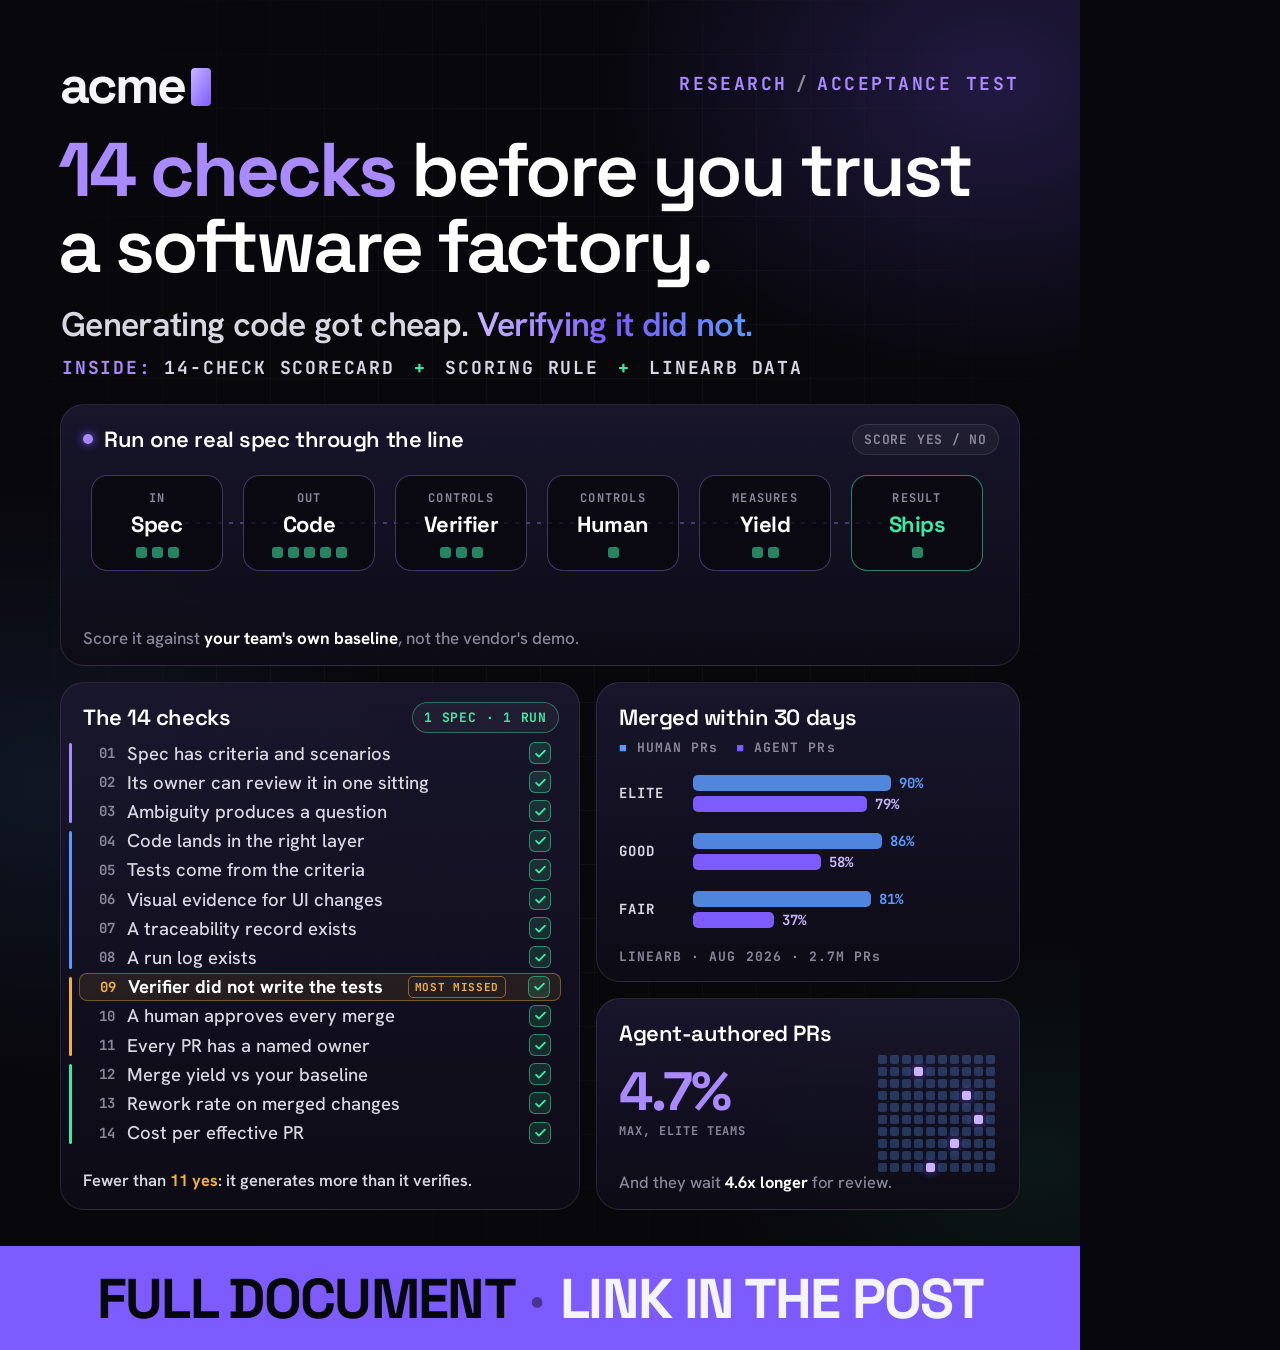
<file: skills/linkedin-gif-post/assets/templates/research_bento/index.html>
<!doctype html>
<html><head><meta charset="utf-8">
<link href="fonts/fonts.css" rel="stylesheet">
<script src="https://cdn.jsdelivr.net/npm/gsap@3.14.2/dist/gsap.min.js"></script>
<!--
  research_bento: an ambient loop for a research post (worked example: "14 checks before you trust a
  software factory"). GIF profile "ambient": 10 s, 15 fps, shipped at 1080x1350. Every frame is the finished
  composition; nothing clears or rebuilds. Colors and fonts are tokens in :root; new_animation.py --brand
  swaps them. Cards, one motion each:
    #line   the method as a line of stations; a token travels it twice, one station flags a problem
    #score  the full checklist; a scan bar walks it, each check pops; the most-missed item is flagged
    #yield  the headline data as grouped bars; each pair is called out in turn with its gap
    #share  one share as a 100-cell grid; the highlighted cells pulse in sequence
  Header: logo (wordmark + cursor), eyebrow, title with the count, value line, INSIDE line.
  CTA band at the bottom: "FULL DOCUMENT · LINK IN THE POST" or COMMENT "KEYWORD" (references/copy.md).
-->
<style>
/* BRAND TOKENS: template defaults. new_animation.py --brand appends the brand's own :root at the end of this stylesheet, which wins. */
:root{
  --bg:#08070C;--bg-rgb:8,7,12;
  --ink:#F5F4F8;--ink-rgb:245,244,248;
  --ink-2:#D9D7E2;--muted:#8A8799;
  --accent:#7C5CFF;--accent-rgb:124,92,255;
  --accent-2:#A98BFF;--accent-2-rgb:169,139,255;
  --accent-3:#C9B6FF;
  --info:#5B9BFF;--info-rgb:91,155,255;
  --ok:#3EE9A6;--ok-rgb:62,233,166;
  --warn:#F0B23E;--warn-rgb:240,178,62;
  --card-1:#1B1830;--card-1-rgb:27,24,48;
  --card-2:#0E0C16;--card-2-rgb:14,12,22;
  --cta:#7C5CFF;--cta-ink:#08070C;--cta-ink-rgb:8,7,12;
  --font-display:'Space Grotesk',sans-serif;
  --font-body:'Hanken Grotesk',sans-serif;
  --font-mono:'JetBrains Mono',monospace;
}
*{box-sizing:border-box;margin:0;padding:0}
html,body{margin:0;width:1080px;height:1350px;overflow:hidden;background:var(--bg)}
#root{width:1080px;height:1350px;overflow:hidden;position:relative;background:var(--bg);font-family:var(--font-body);color:var(--ink);-webkit-font-smoothing:antialiased}
.wash{position:absolute;inset:0;background:
  radial-gradient(560px 420px at 92% 6%,rgba(var(--accent-rgb),.22),transparent 70%),
  radial-gradient(520px 420px at 4% 58%,rgba(var(--info-rgb),.10),transparent 70%),
  radial-gradient(460px 320px at 96% 86%,rgba(var(--ok-rgb),.07),transparent 70%)}
.grid{position:absolute;inset:0;background-image:linear-gradient(rgba(var(--ink-rgb),.035) 1px,transparent 1px),linear-gradient(90deg,rgba(var(--ink-rgb),.035) 1px,transparent 1px);background-size:54px 54px;-webkit-mask-image:radial-gradient(ellipse at 50% 40%,#000 30%,transparent 80%)}
/* header */
#logo{position:absolute;left:60px;top:52px;display:flex;align-items:baseline;font:700 52px var(--font-display);letter-spacing:-.04em;color:var(--ink)}
#logo span{display:inline-block;width:20px;height:38px;margin-left:6px;border-radius:4px;background:linear-gradient(120deg,var(--accent-3),var(--accent));transform:translateY(3px)}
#eyebrow{position:absolute;right:60px;top:72px;font:700 18px var(--font-mono);letter-spacing:.14em;color:var(--accent-2);white-space:nowrap}
#eyebrow i{font-style:normal;color:var(--muted);margin:0 8px}
h1{position:absolute;left:58px;top:132px;font:600 76px/1.0 var(--font-display);letter-spacing:-.04em;color:#fff;white-space:nowrap}
h1 b{font-weight:700;color:var(--accent-2)}
#claim{position:absolute;left:61px;top:302px;font:600 34px var(--font-body);letter-spacing:-.02em;color:var(--ink-2);white-space:nowrap}
#claim span{background:linear-gradient(90deg,var(--accent-3),var(--accent) 50%,var(--info));-webkit-background-clip:text;background-clip:text;color:transparent}
#inside{position:absolute;left:62px;top:356px;font:700 18px var(--font-mono);letter-spacing:.1em;color:var(--ink-2);white-space:nowrap}
#inside i{font-style:normal;color:var(--ok);margin:0 6px}
/* cards */
.card{position:absolute;border-radius:24px;background:linear-gradient(180deg,rgba(var(--card-1-rgb),.88),rgba(var(--card-2-rgb),.92));border:1px solid rgba(var(--ink-rgb),.10);overflow:hidden}
.hd{position:absolute;left:22px;top:18px;right:20px;height:32px;display:flex;align-items:center;gap:11px}
.hd b{font:600 22px var(--font-display);letter-spacing:-.02em;color:#fff;white-space:nowrap}
.pill{margin-left:auto;font:700 13px var(--font-mono);letter-spacing:.06em;color:var(--muted);background:rgba(255,255,255,.04);border:1px solid rgba(255,255,255,.10);border-radius:999px;padding:6px 11px;white-space:nowrap}
.dot{width:10px;height:10px;border-radius:50%;flex:none}
.mono{font:700 13px var(--font-mono);letter-spacing:.08em;color:var(--muted);white-space:nowrap}
svg.abs{position:absolute;left:0;top:0;overflow:visible}
/* factory line */
.st{position:absolute;top:70px;width:132px;height:96px;margin-left:-66px;border-radius:16px;background:rgba(var(--bg-rgb),.75);border:1.5px solid rgba(var(--accent-2-rgb),.35);text-align:center;padding-top:14px}
.st small{display:block;font:700 12px var(--font-mono);letter-spacing:.1em;color:var(--muted)}
.st b{display:block;font:700 22px var(--font-display);letter-spacing:-.02em;color:#fff;margin-top:4px}
.st .cks{display:flex;justify-content:center;gap:5px;margin-top:9px}
.st .cks i{width:11px;height:11px;border-radius:3px;background:var(--ok);opacity:.55}
.st .glow{position:absolute;inset:-2px;border-radius:16px;box-shadow:0 0 0 2px var(--accent-2),0 0 28px rgba(var(--accent-rgb),.75);opacity:0}
.st.end{border-color:rgba(var(--ok-rgb),.55)}
.st.end b{color:var(--ok)}
#tok{position:absolute;left:0;top:118px;width:46px;height:30px;margin:-15px 0 0 -23px;border-radius:7px;background:var(--ink);box-shadow:0 0 0 4px rgba(var(--accent-2-rgb),.3),0 0 22px var(--accent-2);display:flex;align-items:center;justify-content:center;font:700 11px var(--font-mono);color:var(--bg);letter-spacing:.04em}
#weak{position:absolute;left:400px;top:180px;transform:translateX(-50%);font:700 14px var(--font-mono);letter-spacing:.05em;color:var(--warn);background:rgba(var(--warn-rgb),.10);border:1px solid rgba(var(--warn-rgb),.5);border-radius:8px;padding:6px 10px;white-space:nowrap;opacity:0}
#linefoot{position:absolute;left:22px;bottom:16px;font:500 17px var(--font-body);color:var(--muted);white-space:nowrap}
#linefoot b{color:#fff;font-weight:700}
/* scorecard */
.row{position:absolute;left:18px;right:18px;height:28px;display:flex;align-items:center;gap:12px;border-radius:8px;padding:0 10px}
.row .n{width:26px;font:700 14px var(--font-mono);color:var(--muted);text-align:right;flex:none}
.row .t{font:500 18.5px var(--font-body);color:var(--ink-2);white-space:nowrap}
.row .ck{margin-left:auto;width:22px;height:22px;border-radius:6px;background:rgba(var(--ok-rgb),.14);border:1px solid rgba(var(--ok-rgb),.5);display:flex;align-items:center;justify-content:center;flex:none}
.row.hot{background:rgba(var(--warn-rgb),.09);border:1px solid rgba(var(--warn-rgb),.4)}
.row.hot .t{color:#fff;font-weight:700}
.row.hot .n{color:var(--warn)}

.tag{margin-left:auto;font:700 11px var(--font-mono);letter-spacing:.06em;color:var(--warn);border:1px solid rgba(var(--warn-rgb),.5);border-radius:5px;padding:3px 6px;white-space:nowrap}
.grp{position:absolute;left:8px;width:3px;border-radius:2px}
#scan{position:absolute;left:12px;right:12px;height:30px;border-radius:9px;background:linear-gradient(90deg,rgba(var(--accent-rgb),.30),rgba(var(--accent-rgb),.06));border:1px solid rgba(var(--accent-2-rgb),.55)}
#rule{position:absolute;left:22px;right:22px;bottom:18px;font:600 16.5px var(--font-body);color:var(--ink-2);white-space:nowrap}
#rule b{color:var(--warn)}
/* yield */
.ylbl{position:absolute;left:22px;font:700 14px var(--font-mono);letter-spacing:.08em;color:var(--ink-2)}
.bar{position:absolute;left:96px;height:16px;border-radius:5px;transform-origin:0 50%}
.bar.h{background:rgba(var(--info-rgb),.85)}
.bar.a{background:var(--accent)}
.bv{position:absolute;font:700 14px var(--font-mono);white-space:nowrap}
.gap{position:absolute;font:700 14px var(--font-mono);color:var(--warn);white-space:nowrap;opacity:.0}
.hl{position:absolute;left:12px;right:12px;height:52px;border-radius:10px;border:1px solid rgba(var(--warn-rgb),.55);background:rgba(var(--warn-rgb),.06)}
/* share */
#waffle{position:absolute;right:24px;top:56px;display:grid;grid-template-columns:repeat(10,9px);gap:3px}
#waffle i{width:9px;height:9px;border-radius:2px;background:rgba(var(--info-rgb),.28)}
#waffle i.ag{background:var(--accent-3);box-shadow:0 0 8px rgba(var(--accent-rgb),.9)}
#big{position:absolute;left:22px;top:66px}
#big b{display:block;font:700 54px/1 var(--font-display);letter-spacing:-.04em;color:var(--accent-2)}
#big small{font:700 12px var(--font-mono);letter-spacing:.08em;color:var(--muted)}
#sharefoot{position:absolute;left:22px;right:22px;bottom:16px;font:500 16.5px var(--font-body);color:var(--muted);white-space:nowrap}
#sharefoot b{color:#fff}
/* CTA band */
#cta{position:absolute;left:0;right:0;bottom:0;height:104px;background:var(--cta);display:flex;align-items:center;justify-content:center}
#cta .k{font:700 56px var(--font-display);letter-spacing:-.03em;color:var(--cta-ink);white-space:nowrap}
#cta .k span{color:rgba(var(--cta-ink-rgb),.45);margin:0 6px}
#cta .k em{font-style:normal;color:var(--ink)}
</style></head><body>
<div id="root" data-gif-profile="ambient" data-composition-id="main" data-start="0" data-duration="10" data-width="1080" data-height="1350">
<div id="scene-clip" class="clip" data-start="0" data-duration="10" style="position:absolute;inset:0">
<div class="wash"></div><div class="grid"></div>

<div id="logo">acme<span id="cur"></span></div>
<div id="eyebrow">RESEARCH<i>/</i>ACCEPTANCE TEST</div>
<h1><b>14 checks</b> before you trust<br>a software factory.</h1>
<div id="claim">Generating code got cheap. <span>Verifying it did not.</span></div>
<div id="inside"><b style="color:var(--accent-2)">INSIDE:</b> 14-CHECK SCORECARD <i>+</i> SCORING RULE <i>+</i> LINEARB DATA</div>

<!-- FACTORY LINE -->
<div class="card" id="line" style="left:60px;top:404px;width:960px;height:262px">
  <div class="hd"><div class="dot" style="background:var(--accent-2);box-shadow:0 0 10px var(--accent)"></div><b>Run one real spec through the line</b><div class="pill">SCORE YES / NO</div></div>
  <svg class="abs" width="960" height="262"><line x1="80" y1="118" x2="880" y2="118" stroke="rgba(var(--accent-2-rgb),.35)" stroke-width="2" stroke-dasharray="4 7"/></svg>
  <div class="st" style="left:96px"><small>IN</small><b>Spec</b><div class="cks"><i></i><i></i><i></i></div><div class="glow"></div></div>
  <div class="st" style="left:248px"><small>OUT</small><b>Code</b><div class="cks"><i></i><i></i><i></i><i></i><i></i></div><div class="glow"></div></div>
  <div class="st" style="left:400px"><small>CONTROLS</small><b>Verifier</b><div class="cks"><i></i><i></i><i></i></div><div class="glow"></div></div>
  <div class="st" style="left:552px"><small>CONTROLS</small><b>Human</b><div class="cks"><i></i></div><div class="glow"></div></div>
  <div class="st" style="left:704px"><small>MEASURES</small><b>Yield</b><div class="cks"><i></i><i></i></div><div class="glow"></div></div>
  <div class="st end" style="left:856px"><small>RESULT</small><b>Ships</b><div class="cks"><i></i></div><div class="glow"></div></div>
  <div id="weak">WEAKENED TEST · BLOCKED</div>
  <div id="tok">SPEC</div>
  <div id="linefoot">Score it against <b>your team's own baseline</b>, not the vendor's demo.</div>
</div>

<!-- SCORECARD -->
<div class="card" id="score" style="left:60px;top:682px;width:520px;height:528px">
  <div class="hd"><b>The 14 checks</b><div class="pill" style="color:var(--ok);border-color:rgba(var(--ok-rgb),.4)">1 SPEC · 1 RUN</div></div>
  <div id="scan"></div>
  <div id="rows"></div>
  <div id="rule">Fewer than <b>11 yes</b>: it generates more than it verifies.</div>
</div>

<!-- YIELD -->
<div class="card" id="yield" style="left:596px;top:682px;width:424px;height:300px">
  <div class="hd"><b>Merged within 30 days</b></div>
  <div class="mono" style="position:absolute;left:22px;top:56px"><span style="color:var(--info)">■</span> HUMAN PRs &nbsp;<span style="color:var(--accent)">■</span> AGENT PRs</div>
  <div class="hl" id="hl"></div>
  <div id="bars"></div>
  <div class="mono" style="position:absolute;left:22px;bottom:16px;color:var(--muted)">LINEARB · AUG 2026 · 2.7M PRs</div>
</div>

<!-- SHARE -->
<div class="card" id="share" style="left:596px;top:998px;width:424px;height:212px">
  <div class="hd"><b>Agent-authored PRs</b></div>
  <div id="waffle"></div>
  <div id="big"><b>4.7%</b><small>MAX, ELITE TEAMS</small></div>
  <div id="sharefoot">And they wait <b>4.6x longer</b> for review.</div>
</div>

<div id="cta"><div class="k">FULL DOCUMENT <span>·</span> <em>LINK IN THE POST</em></div></div>
</div>
</div>

<script>
window.__timelines = window.__timelines || {};
const END = 10;
const TOK = n => getComputedStyle(document.documentElement).getPropertyValue(n).trim();
const OK = TOK('--ok-rgb');
const tl = gsap.timeline({ paused: true });

// logo cursor blinks (1 s period, 10 cycles per loop)
for (let k = 0; k < 10; k++) tl.set("#cur", {opacity:0}, k + .5).set("#cur", {opacity:1}, k + 1);

// FACTORY LINE: two trips per loop; each station flares as the spec passes
const ST = gsap.utils.toArray("#line .st"), XS = [96, 248, 400, 552, 704, 856];
gsap.set("#tok", {x:30, opacity:0});
[0.2, 5.2].forEach((t0, trip) => {
  tl.set("#tok", {x:30, opacity:0}, t0).to("#tok", {opacity:1, duration:.2}, t0);
  XS.forEach((x, i) => {
    const s = t0 + .25 + i * .62;
    tl.to("#tok", {x, duration:.5, ease:"power2.inOut"}, s - .5 < t0 ? t0 : s - .5);
    tl.to(ST[i].querySelector(".glow"), {opacity:1, duration:.15}, s).to(ST[i].querySelectorAll(".cks i"), {opacity:1, scale:1.25, duration:.15, stagger:.03}, s)
      .to(ST[i].querySelector(".glow"), {opacity:0, duration:.45}, s + .5).to(ST[i].querySelectorAll(".cks i"), {opacity:.55, scale:1, duration:.4}, s + .55);
  });
  // controls: a weakened test tries to pass and is blocked
  const sb = t0 + .25 + 2 * .62;
  tl.fromTo("#weak", {opacity:0, y:8}, {opacity:1, y:0, duration:.2, immediateRender:false}, sb - .1)
    .to("#weak", {opacity:0, duration:.35}, sb + 1.4);
  tl.to("#tok", {opacity:0, duration:.3}, t0 + .25 + 5 * .62 + .6);
});

// SCORECARD: 14 rows in four groups; a scan bar walks them
const ROWS = [
  ["Spec has criteria and scenarios", 0], ["Its owner can review it in one sitting", 0], ["Ambiguity produces a question", 0],
  ["Code lands in the right layer", 1], ["Tests come from the criteria", 1], ["Visual evidence for UI changes", 1], ["A traceability record exists", 1], ["A run log exists", 1],
  ["Verifier did not write the tests", 2], ["A human approves every merge", 2], ["Every PR has a named owner", 2],
  ["Merge yield vs your baseline", 3], ["Rework rate on merged changes", 3], ["Cost per effective PR", 3],
];
const GC = ["var(--accent-2)", "var(--info)", "var(--warn)", "var(--ok)"], RW = document.getElementById("rows"), Y0 = 56, RH = 29.2;
const CK = '<svg viewBox="0 0 24 24" width="15" height="15"><path d="M5 12.5l4.5 4.5L19 7.5" fill="none" stroke="var(--ok)" stroke-width="3" stroke-linecap="round" stroke-linejoin="round"/></svg>';
const ckEls = [];
ROWS.forEach(([t, g], i) => {
  const r = document.createElement("div"); r.className = "row" + (i === 8 ? " hot" : ""); r.style.top = (Y0 + i * RH) + "px";
  r.innerHTML = `<span class="n">${String(i + 1).padStart(2, "0")}</span><span class="t">${t}</span>` + (i === 8 ? '<span class="tag">MOST MISSED</span>' : "") + `<span class="ck" style="${i === 8 ? "margin-left:10px" : ""}">${CK}</span>`;
  RW.appendChild(r); ckEls.push(r.querySelector(".ck"));
});
// group bars on the left edge
[[0,3],[3,8],[8,11],[11,14]].forEach(([a, b], g) => { const d = document.createElement("div"); d.className = "grp"; d.style.top = (Y0 + a * RH + 4) + "px"; d.style.height = ((b - a) * RH - 8) + "px"; d.style.background = GC[g]; RW.appendChild(d); });
gsap.set("#scan", {y:Y0 - 1, opacity:0});
tl.to("#scan", {opacity:1, duration:.3}, .2);
ROWS.forEach((_, i) => {
  const s = .35 + i * .6;
  if (i) tl.to("#scan", {y:Y0 - 1 + i * RH, duration:.3, ease:"power2.inOut"}, s - .3);
  tl.to(ckEls[i], {scale:1.3, backgroundColor:`rgba(${OK},.45)`, duration:.15}, s).to(ckEls[i], {scale:1, backgroundColor:`rgba(${OK},.14)`, duration:.35}, s + .2);
});
tl.to("#scan", {opacity:0, duration:.4}, 9.0).set("#scan", {y:Y0 - 1}, 9.45);
[5.2, 5.8].forEach(s => tl.to("#score .row.hot .tag", {scale:1.15, duration:.15}, s).to("#score .row.hot .tag", {scale:1, duration:.25}, s + .17));

// YIELD: LinearB merge within 30 days, human vs agent by tier
const TIERS = [["ELITE", 90, 79], ["GOOD", 86, 58], ["FAIR", 81, 37]], BW = 220, BY = 92, BH = 58;
const BARS = document.getElementById("bars"), GAPS = [];
TIERS.forEach(([n, h, a], i) => {
  const y = BY + i * BH;
  BARS.insertAdjacentHTML("beforeend",
    `<div class="ylbl" style="top:${y + 9}px">${n}</div>` +
    `<div class="bar h" style="top:${y}px;width:${BW * h / 100}px"></div><div class="bv" style="top:${y - 1}px;left:${104 + BW * h / 100}px;color:var(--info)">${h}%</div>` +
    `<div class="bar a" style="top:${y + 21}px;width:${BW * a / 100}px"></div><div class="bv" style="top:${y + 20}px;left:${104 + BW * a / 100}px;color:var(--accent-3)">${a}%</div>` +
    `<div class="gap" id="gap${i}" style="top:${y + 20}px;left:${152 + BW * a / 100}px">−${h - a} PTS</div>`);
});
gsap.set("#hl", {y:BY - 9, opacity:0});
[0.4, 3.6, 6.8].forEach((s, i) => {
  tl.to("#hl", {opacity:1, y:BY - 9 + i * BH, duration:.4, ease:"power2.inOut"}, s)
    .to(`#gap${i}`, {opacity:1, duration:.25}, s + .3).to(`#gap${i}`, {opacity:0, duration:.3}, s + 2.9);
});
tl.to("#hl", {opacity:0, duration:.4}, 9.5);

// SHARE: 100 PRs, about 5 by agents (4.7% max); the agent cells pulse in sequence
const WF = document.getElementById("waffle"), AG = [13, 37, 58, 76, 94], AGE = [];
for (let i = 0; i < 100; i++) { const c = document.createElement("i"); if (AG.includes(i)) { c.className = "ag"; AGE.push(c); } WF.appendChild(c); }
AGE.forEach((c, k) => { const s = .8 + k * 1.8; tl.to(c, {scale:1.6, duration:.2, ease:"back.out(3)"}, s).to(c, {scale:1, duration:.4}, s + .3); });

if (tl.duration() > END + 0.001) {   // guard: a tween past END breaks the loop seam
  const w = document.createElement("div");
  w.textContent = `TIMELINE RUNS TO ${tl.duration().toFixed(2)} s, PAST END = ${END} s`;
  w.style.cssText = "position:absolute;left:0;right:0;top:0;padding:18px;background:#E5484D;color:#fff;font:700 28px monospace;text-align:center;z-index:99";
  document.getElementById("root").appendChild(w);
}
tl.set({}, {}, END);
window.__timelines["main"] = tl; tl.seek(0);
</script>
</body></html>
</file>
<file: skills/linkedin-gif-post/assets/templates/research_bento/fonts/fonts.css>
@font-face{font-family:'Space Grotesk';font-weight:500;src:url(space-grotesk-500.woff2) format('woff2')}
@font-face{font-family:'Space Grotesk';font-weight:600;src:url(space-grotesk-600.woff2) format('woff2')}
@font-face{font-family:'Space Grotesk';font-weight:700;src:url(space-grotesk-700.woff2) format('woff2')}
@font-face{font-family:'Hanken Grotesk';font-weight:400;src:url(hanken-grotesk-400.woff2) format('woff2')}
@font-face{font-family:'Hanken Grotesk';font-weight:500;src:url(hanken-grotesk-500.woff2) format('woff2')}
@font-face{font-family:'Hanken Grotesk';font-weight:600;src:url(hanken-grotesk-600.woff2) format('woff2')}
@font-face{font-family:'Hanken Grotesk';font-weight:700;src:url(hanken-grotesk-700.woff2) format('woff2')}
@font-face{font-family:'JetBrains Mono';font-weight:500;src:url(jetbrains-mono-500.woff2) format('woff2')}
@font-face{font-family:'JetBrains Mono';font-weight:700;src:url(jetbrains-mono-700.woff2) format('woff2')}
</file>
